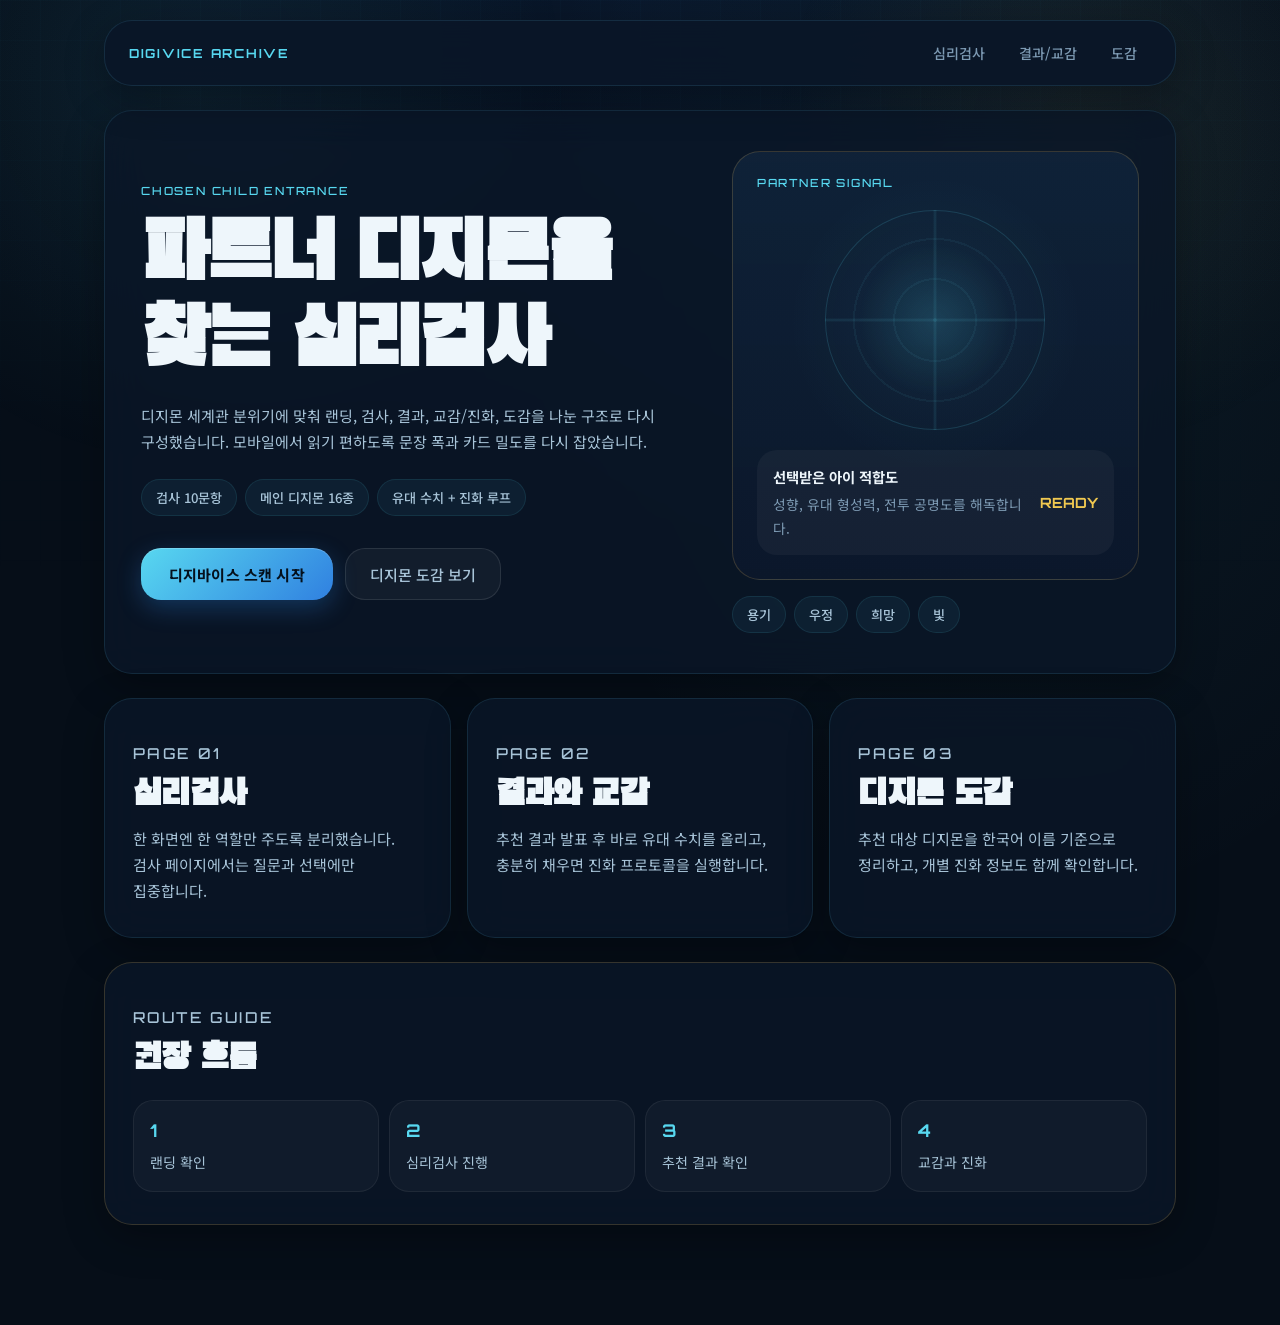
<file: index.html>
<!DOCTYPE html>
<html lang="ko">
  <head>
    <meta charset="UTF-8" />
    <meta name="viewport" content="width=device-width, initial-scale=1.0" />
    <title>디지바이스 매칭 아카이브</title>
    <meta
      name="description"
      content="선택받은 아이 심리검사를 통해 당신의 파트너 디지몬을 찾는 멀티페이지 웹 경험"
    />
    <link rel="preconnect" href="https://fonts.googleapis.com" />
    <link rel="preconnect" href="https://fonts.gstatic.com" crossorigin />
    <link
      href="https://fonts.googleapis.com/css2?family=Black+Han+Sans&family=Noto+Sans+KR:wght@400;500;700;900&family=Orbitron:wght@500;700;800&display=swap"
      rel="stylesheet"
    />
    <link rel="stylesheet" href="./styles.css" />
  </head>
  <body>
    <div class="scan-grid"></div>
    <div class="scan-orb scan-orb-a"></div>
    <div class="scan-orb scan-orb-b"></div>

    <main class="app-shell">
      <header class="topbar panel">
        <a class="brand" href="./index.html">DIGIVICE ARCHIVE</a>
        <nav class="topnav">
          <a href="./quiz.html">심리검사</a>
          <a href="./result.html">결과/교감</a>
          <a href="./archive.html">도감</a>
        </nav>
      </header>

      <section class="hero panel">
        <div class="hero-copy">
          <p class="eyebrow">Chosen Child Entrance</p>
          <h1>파트너 디지몬을 찾는 심리검사</h1>
          <p class="hero-text">
            디지몬 세계관 분위기에 맞춰 랜딩, 검사, 결과, 교감/진화, 도감을 나눈 구조로 다시
            구성했습니다. 모바일에서 읽기 편하도록 문장 폭과 카드 밀도를 다시 잡았습니다.
          </p>
          <div class="hero-tags">
            <span>검사 10문항</span>
            <span>메인 디지몬 16종</span>
            <span>유대 수치 + 진화 루프</span>
          </div>
          <div class="hero-actions">
            <a class="primary-button link-button" href="./quiz.html">디지바이스 스캔 시작</a>
            <a class="ghost-button link-button" href="./archive.html">디지몬 도감 보기</a>
          </div>
        </div>

        <div class="hero-device">
          <div class="device-screen">
            <p class="device-label">Partner Signal</p>
            <div class="device-radar"></div>
            <div class="device-status">
              <div>
                <strong>선택받은 아이 적합도</strong>
                <span>성향, 유대 형성력, 전투 공명도를 해독합니다.</span>
              </div>
              <b>READY</b>
            </div>
          </div>
          <div class="crest-row">
            <span class="crest-badge">용기</span>
            <span class="crest-badge">우정</span>
            <span class="crest-badge">희망</span>
            <span class="crest-badge">빛</span>
          </div>
        </div>
      </section>

      <section class="intro-grid">
        <article class="panel intro-card">
          <p class="mini-label">Page 01</p>
          <h2>심리검사</h2>
          <p>한 화면엔 한 역할만 주도록 분리했습니다. 검사 페이지에서는 질문과 선택에만 집중합니다.</p>
        </article>
        <article class="panel intro-card">
          <p class="mini-label">Page 02</p>
          <h2>결과와 교감</h2>
          <p>추천 결과 발표 후 바로 유대 수치를 올리고, 충분히 채우면 진화 프로토콜을 실행합니다.</p>
        </article>
        <article class="panel intro-card">
          <p class="mini-label">Page 03</p>
          <h2>디지몬 도감</h2>
          <p>추천 대상 디지몬을 한국어 이름 기준으로 정리하고, 개별 진화 정보도 함께 확인합니다.</p>
        </article>
      </section>

      <section class="panel cta-card">
        <p class="eyebrow">Route Guide</p>
        <h2>권장 흐름</h2>
        <div class="route-steps">
          <div class="route-step"><strong>1</strong><span>랜딩 확인</span></div>
          <div class="route-step"><strong>2</strong><span>심리검사 진행</span></div>
          <div class="route-step"><strong>3</strong><span>추천 결과 확인</span></div>
          <div class="route-step"><strong>4</strong><span>교감과 진화</span></div>
        </div>
      </section>
    </main>
  </body>
</html>
</file>
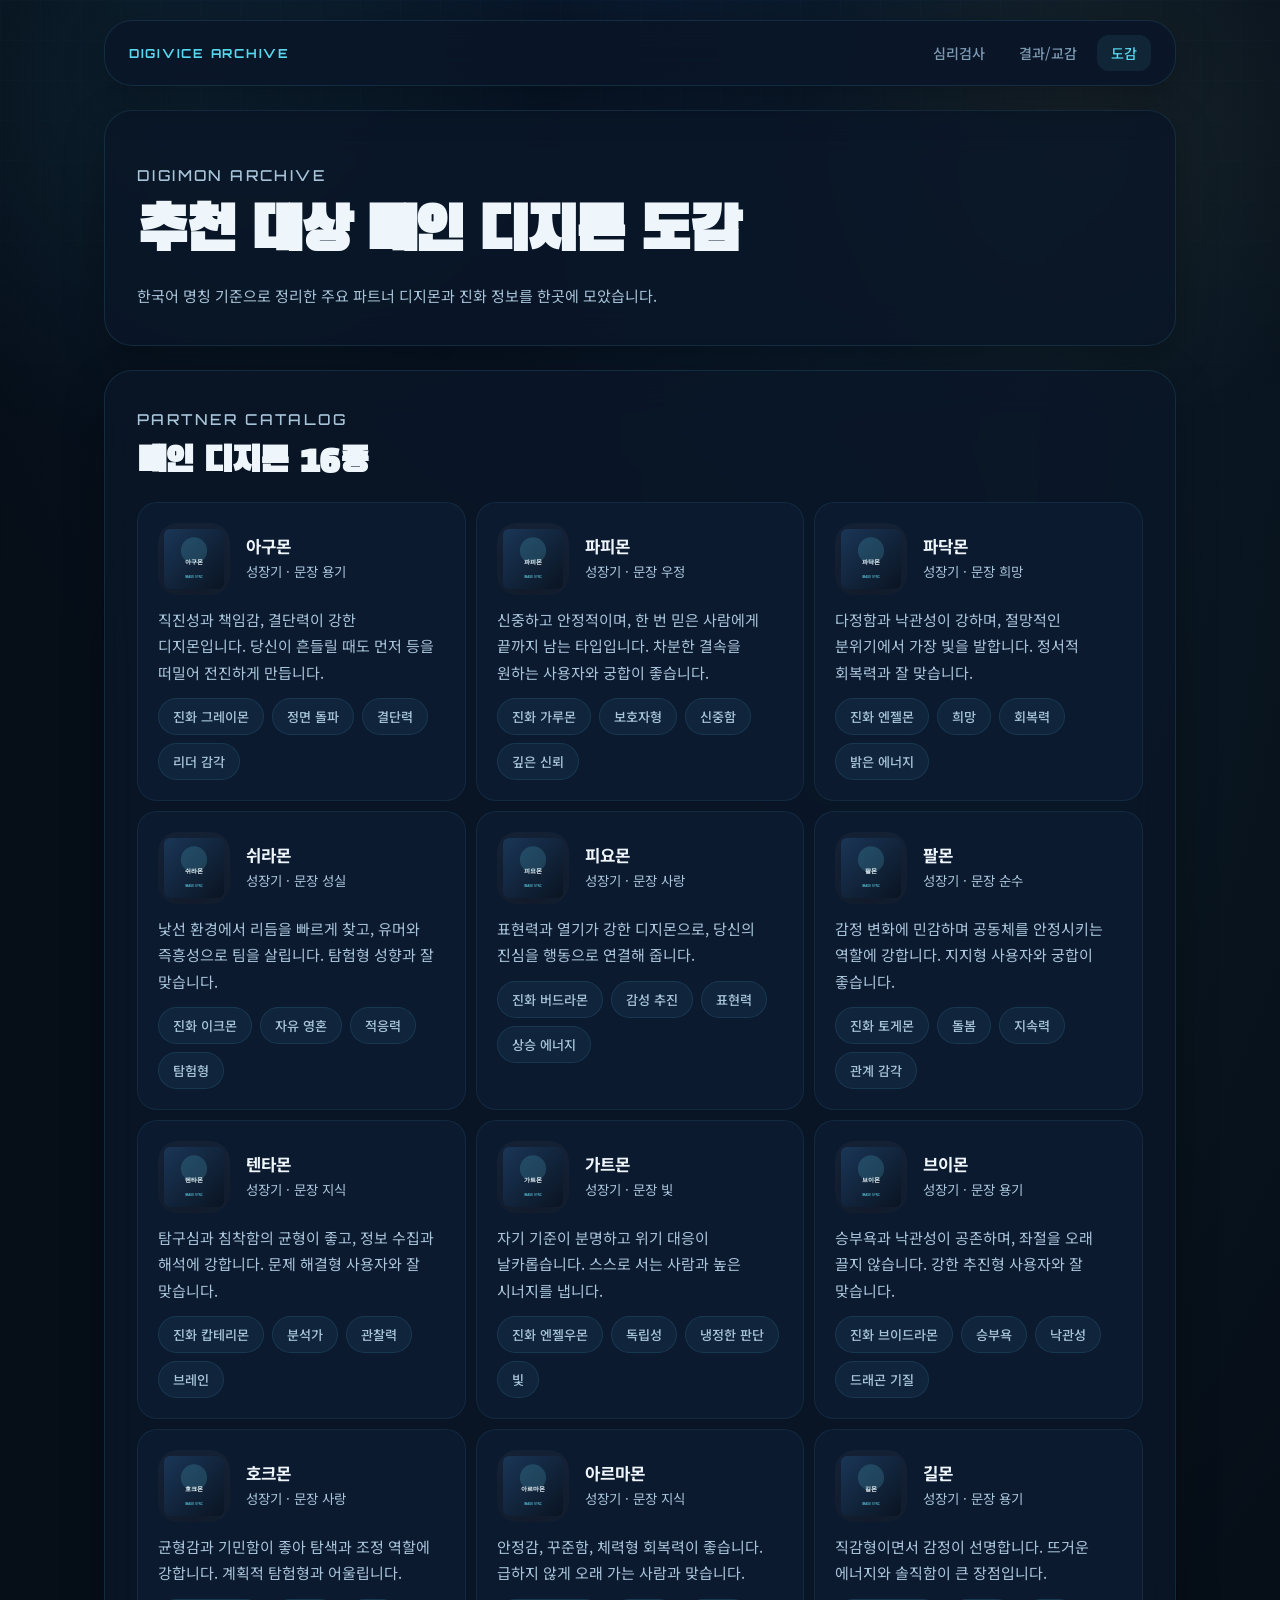
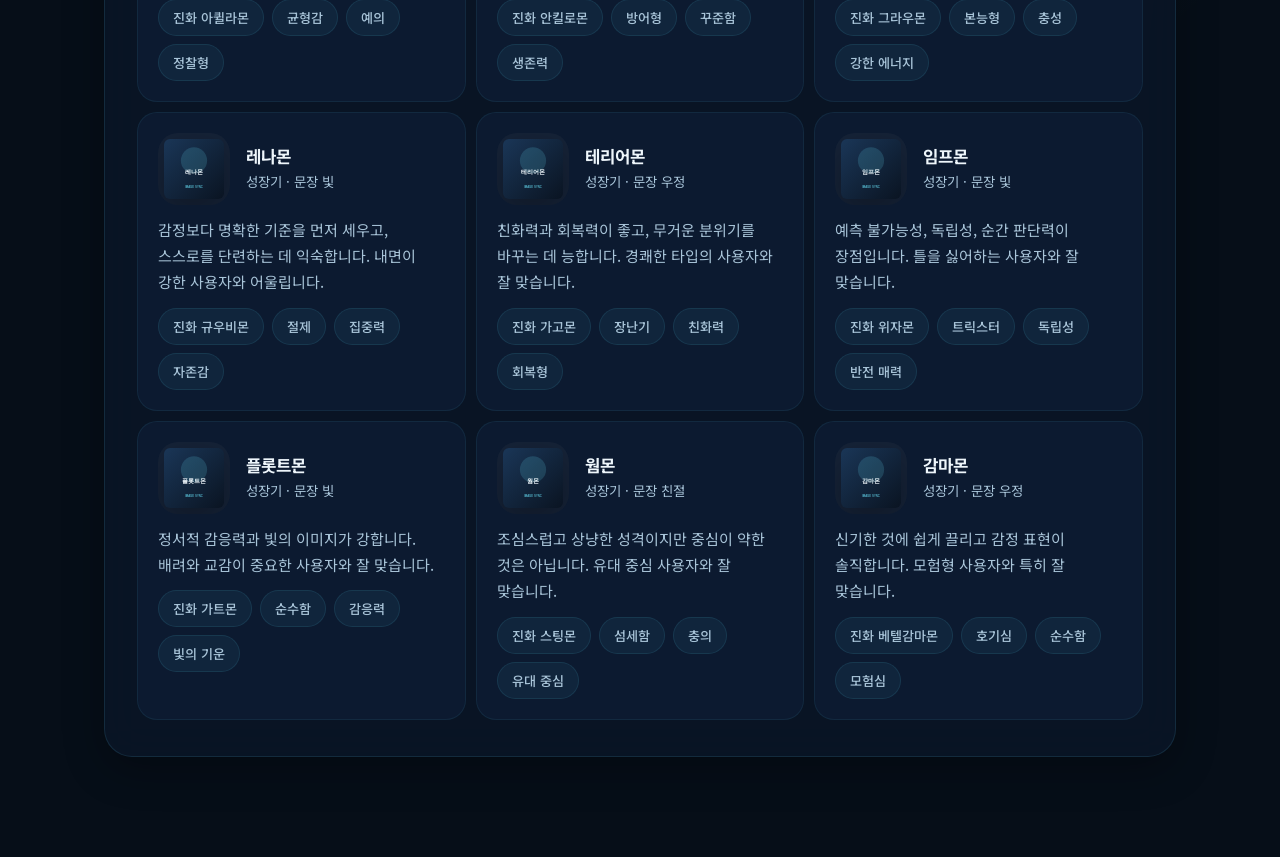
<file: archive.html>
<!DOCTYPE html>
<html lang="ko">
  <head>
    <meta charset="UTF-8" />
    <meta name="viewport" content="width=device-width, initial-scale=1.0" />
    <title>디지몬 도감 | 디지바이스 매칭 아카이브</title>
    <link rel="preconnect" href="https://fonts.googleapis.com" />
    <link rel="preconnect" href="https://fonts.gstatic.com" crossorigin />
    <link
      href="https://fonts.googleapis.com/css2?family=Black+Han+Sans&family=Noto+Sans+KR:wght@400;500;700;900&family=Orbitron:wght@500;700;800&display=swap"
      rel="stylesheet"
    />
    <link rel="stylesheet" href="./styles.css" />
  </head>
  <body>
    <div class="scan-grid"></div>
    <div class="scan-orb scan-orb-a"></div>
    <div class="scan-orb scan-orb-b"></div>

    <main class="app-shell">
      <header class="topbar panel">
        <a class="brand" href="./index.html">DIGIVICE ARCHIVE</a>
        <nav class="topnav">
          <a href="./quiz.html">심리검사</a>
          <a href="./result.html">결과/교감</a>
          <a class="active" href="./archive.html">도감</a>
        </nav>
      </header>

      <section class="panel page-hero compact-hero">
        <p class="eyebrow">Digimon Archive</p>
        <h1>추천 대상 메인 디지몬 도감</h1>
        <p>한국어 명칭 기준으로 정리한 주요 파트너 디지몬과 진화 정보를 한곳에 모았습니다.</p>
      </section>

      <section class="panel archive-panel">
        <div class="section-head">
          <div>
            <p class="eyebrow">Partner Catalog</p>
            <h2>메인 디지몬 16종</h2>
          </div>
        </div>
        <div id="archive-list" class="archive-list"></div>
      </section>
    </main>

    <script src="./scripts/data.js"></script>
    <script src="./scripts/common.js"></script>
    <script src="./scripts/archive.js"></script>
  </body>
</html>
</file>
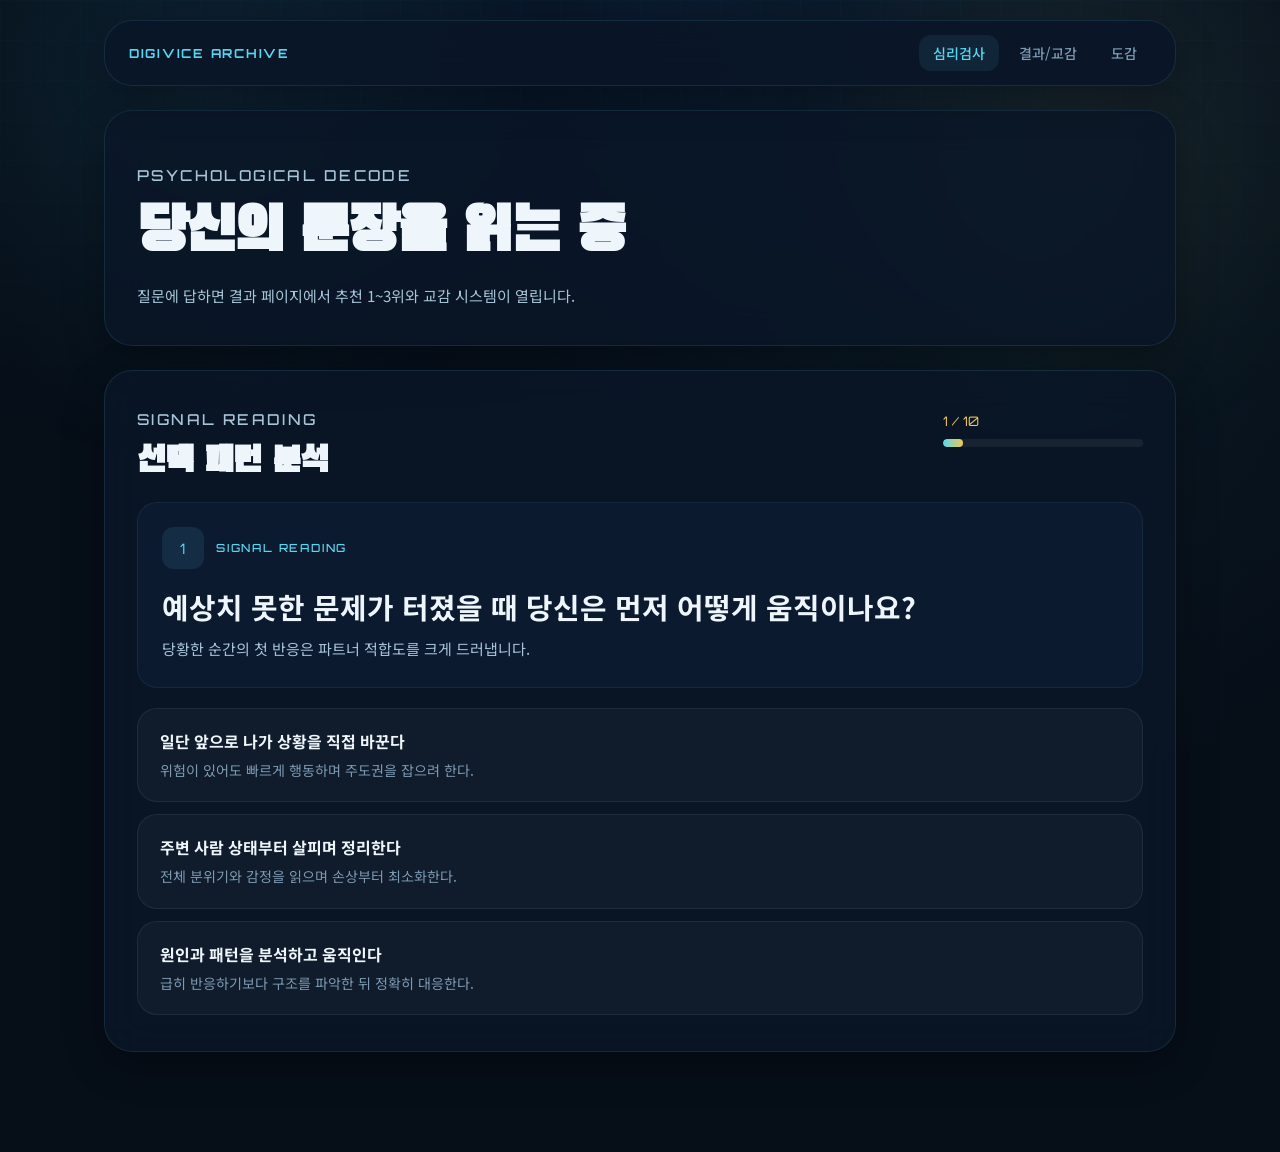
<file: quiz.html>
<!DOCTYPE html>
<html lang="ko">
  <head>
    <meta charset="UTF-8" />
    <meta name="viewport" content="width=device-width, initial-scale=1.0" />
    <title>심리검사 | 디지바이스 매칭 아카이브</title>
    <link rel="preconnect" href="https://fonts.googleapis.com" />
    <link rel="preconnect" href="https://fonts.gstatic.com" crossorigin />
    <link
      href="https://fonts.googleapis.com/css2?family=Black+Han+Sans&family=Noto+Sans+KR:wght@400;500;700;900&family=Orbitron:wght@500;700;800&display=swap"
      rel="stylesheet"
    />
    <link rel="stylesheet" href="./styles.css" />
  </head>
  <body>
    <div class="scan-grid"></div>
    <div class="scan-orb scan-orb-a"></div>
    <div class="scan-orb scan-orb-b"></div>

    <main class="app-shell">
      <header class="topbar panel">
        <a class="brand" href="./index.html">DIGIVICE ARCHIVE</a>
        <nav class="topnav">
          <a class="active" href="./quiz.html">심리검사</a>
          <a href="./result.html">결과/교감</a>
          <a href="./archive.html">도감</a>
        </nav>
      </header>

      <section class="panel page-hero compact-hero">
        <p class="eyebrow">Psychological Decode</p>
        <h1>당신의 문장을 읽는 중</h1>
        <p>질문에 답하면 결과 페이지에서 추천 1~3위와 교감 시스템이 열립니다.</p>
      </section>

      <section class="panel quiz-panel">
        <div class="section-head">
          <div>
            <p class="eyebrow">Signal Reading</p>
            <h2>선택 패턴 분석</h2>
          </div>
          <div class="progress-box">
            <span id="progress-text">1 / 10</span>
            <div class="progress-bar">
              <div id="progress-fill" class="progress-fill"></div>
            </div>
          </div>
        </div>
        <div id="question-card" class="question-card"></div>
        <div id="answer-list" class="answer-list"></div>
      </section>
    </main>

    <script src="./scripts/data.js"></script>
    <script src="./scripts/common.js"></script>
    <script src="./scripts/quiz.js"></script>
  </body>
</html>
</file>
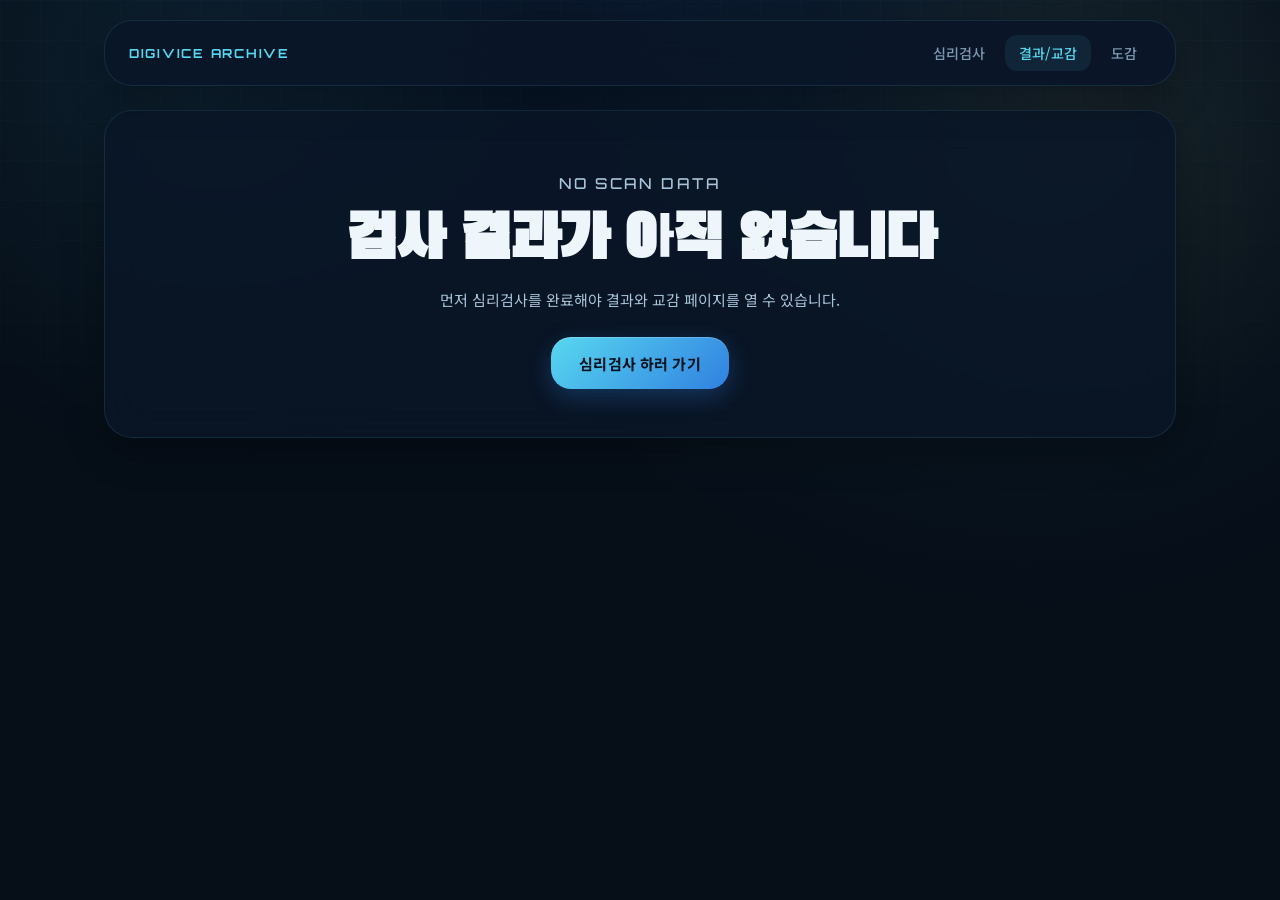
<file: result.html>
<!DOCTYPE html>
<html lang="ko">
  <head>
    <meta charset="UTF-8" />
    <meta name="viewport" content="width=device-width, initial-scale=1.0" />
    <title>결과와 교감 | 디지바이스 매칭 아카이브</title>
    <link rel="preconnect" href="https://fonts.googleapis.com" />
    <link rel="preconnect" href="https://fonts.gstatic.com" crossorigin />
    <link
      href="https://fonts.googleapis.com/css2?family=Black+Han+Sans&family=Noto+Sans+KR:wght@400;500;700;900&family=Orbitron:wght@500;700;800&display=swap"
      rel="stylesheet"
    />
    <link rel="stylesheet" href="./styles.css" />
  </head>
  <body>
    <div class="scan-grid"></div>
    <div class="scan-orb scan-orb-a"></div>
    <div class="scan-orb scan-orb-b"></div>

    <main class="app-shell">
      <header class="topbar panel">
        <a class="brand" href="./index.html">DIGIVICE ARCHIVE</a>
        <nav class="topnav">
          <a href="./quiz.html">심리검사</a>
          <a class="active" href="./result.html">결과/교감</a>
          <a href="./archive.html">도감</a>
        </nav>
      </header>

      <section id="empty-state" class="panel empty-state hidden">
        <p class="eyebrow">No Scan Data</p>
        <h1>검사 결과가 아직 없습니다</h1>
        <p>먼저 심리검사를 완료해야 결과와 교감 페이지를 열 수 있습니다.</p>
        <a class="primary-button link-button" href="./quiz.html">심리검사 하러 가기</a>
      </section>

      <section id="result-page" class="hidden">
        <article class="panel result-hero">
          <div class="section-head">
            <div>
              <p class="eyebrow">Chosen Child Result</p>
              <h2 id="result-title">파트너 디지몬 분석 결과</h2>
              <p id="result-summary"></p>
            </div>
            <div class="hero-actions">
              <a class="ghost-button link-button" href="./quiz.html">다시 검사</a>
              <a class="ghost-button link-button" href="./archive.html">도감 보기</a>
            </div>
          </div>
          <div id="top-result" class="top-result"></div>
        </article>

        <div class="result-grid">
          <article class="panel trait-panel">
            <div class="section-head">
              <div>
                <p class="eyebrow">Trait Signature</p>
                <h2>선택받은 아이 성향</h2>
              </div>
            </div>
            <div id="trait-bars" class="trait-bars"></div>
          </article>

          <article class="panel ranking-panel">
            <div class="section-head">
              <div>
                <p class="eyebrow">Top 3 Partner</p>
                <h2>추천 랭킹</h2>
              </div>
            </div>
            <div id="ranking-list" class="ranking-list"></div>
          </article>
        </div>

        <article class="panel bond-panel">
          <div class="section-head">
            <div>
              <p class="eyebrow">Bond Protocol</p>
              <h2>교감과 진화</h2>
              <p>행동을 골라 유대 수치를 채우고, 100%가 되면 진화 프로토콜을 실행하세요.</p>
            </div>
          </div>
          <div class="bond-layout">
            <div id="bond-card" class="bond-card"></div>
            <div class="bond-console">
              <div id="interaction-actions" class="interaction-actions"></div>
              <div id="milestone-list" class="milestone-list"></div>
              <div id="interaction-log" class="interaction-log"></div>
            </div>
          </div>
        </article>
      </section>
    </main>

    <div id="evolution-overlay" class="evolution-overlay hidden">
      <div class="evolution-burst">
        <p class="eyebrow">Digivolution Burst</p>
        <h2 id="evolution-title">진화 개시</h2>
        <p id="evolution-text"></p>
        <button id="close-evolution" class="primary-button">계속 진행</button>
      </div>
    </div>

    <script src="./scripts/data.js"></script>
    <script src="./scripts/common.js"></script>
    <script src="./scripts/result.js"></script>
  </body>
</html>
</file>
<file: styles.css>
/* ── Design Tokens ── */
:root {
  --bg: #060e18;
  --panel: rgba(10, 22, 40, 0.82);
  --panel-strong: rgba(14, 28, 50, 0.92);
  --border: rgba(100, 200, 240, 0.12);
  --border-strong: rgba(255, 200, 90, 0.18);
  --border-hover: rgba(100, 200, 240, 0.28);
  --text: #eef6fb;
  --text-secondary: #a8c4d8;
  --muted: #7d9ab3;
  --accent: #58d8f0;
  --accent-glow: rgba(88, 216, 240, 0.25);
  --accent-2: #f0c850;
  --accent-2-glow: rgba(240, 200, 80, 0.2);
  --shadow-sm: 0 4px 16px rgba(0, 0, 0, 0.2);
  --shadow-md: 0 12px 40px rgba(0, 0, 0, 0.3);
  --shadow-lg: 0 24px 64px rgba(0, 0, 0, 0.4);
  --radius-sm: 12px;
  --radius-md: 20px;
  --radius-lg: 28px;
  --radius-pill: 999px;
  --ease-out: cubic-bezier(0.22, 1, 0.36, 1);
  --ease-spring: cubic-bezier(0.34, 1.56, 0.64, 1);
  --transition-fast: 160ms var(--ease-out);
  --transition-base: 260ms var(--ease-out);
  --transition-slow: 400ms var(--ease-out);
}

/* ── Reset ── */
*,
*::before,
*::after {
  box-sizing: border-box;
}

html {
  scroll-behavior: smooth;
}

body {
  margin: 0;
  min-height: 100dvh;
  font-family: "Noto Sans KR", sans-serif;
  font-weight: 400;
  color: var(--text);
  background: var(--bg);
  background-image:
    radial-gradient(ellipse 60% 40% at 50% 0%, rgba(30, 80, 160, 0.14), transparent),
    radial-gradient(ellipse 40% 50% at 80% 20%, rgba(88, 216, 240, 0.06), transparent);
  overflow-x: hidden;
  -webkit-font-smoothing: antialiased;
}

a {
  color: inherit;
  text-decoration: none;
}

button {
  font: inherit;
}

p, h1, h2, h3 {
  margin: 0;
  word-break: keep-all;
}

img {
  display: block;
  max-width: 100%;
}

/* ── Background Atmosphere ── */
.scan-grid,
.scan-orb {
  position: fixed;
  inset: 0;
  pointer-events: none;
  z-index: 0;
}

.scan-grid {
  background-image:
    linear-gradient(rgba(88, 216, 240, 0.03) 1px, transparent 1px),
    linear-gradient(90deg, rgba(88, 216, 240, 0.03) 1px, transparent 1px);
  background-size: 40px 40px;
  mask-image: linear-gradient(180deg, rgba(0, 0, 0, 0.6) 0%, transparent 70%);
}

.scan-orb-a {
  background: radial-gradient(circle at 15% 10%, rgba(88, 216, 240, 0.08), transparent 28%);
}

.scan-orb-b {
  background: radial-gradient(circle at 85% 15%, rgba(240, 200, 80, 0.06), transparent 24%);
}

/* ── Shell Layout ── */
.app-shell {
  position: relative;
  z-index: 1;
  width: min(1120px, 100%);
  margin: 0 auto;
  padding: 16px 16px 80px;
  display: flex;
  flex-direction: column;
  gap: 20px;
}

/* ── Panel Base ── */
.panel {
  background: var(--panel);
  border: 1px solid var(--border);
  border-radius: var(--radius-lg);
  box-shadow: var(--shadow-md);
  backdrop-filter: blur(20px);
  -webkit-backdrop-filter: blur(20px);
}

/* ── Topbar ── */
.topbar {
  padding: 16px 24px;
  display: flex;
  justify-content: space-between;
  align-items: center;
  gap: 16px;
  border-radius: var(--radius-lg);
  position: sticky;
  top: 8px;
  z-index: 10;
  background: rgba(10, 22, 40, 0.92);
  backdrop-filter: blur(24px);
  -webkit-backdrop-filter: blur(24px);
}

.brand,
.eyebrow,
.mini-label,
.device-label {
  font-family: "Orbitron", sans-serif;
  letter-spacing: 0.14em;
  text-transform: uppercase;
}

.brand {
  font-size: 0.78rem;
  font-weight: 700;
  color: var(--accent);
  transition: color var(--transition-fast);
}

.brand:hover {
  color: var(--accent-2);
}

.topnav {
  display: flex;
  flex-wrap: wrap;
  gap: 6px;
}

.topnav a {
  font-size: 0.88rem;
  font-weight: 500;
  color: var(--muted);
  padding: 8px 14px;
  border-radius: var(--radius-sm);
  transition: color var(--transition-fast), background var(--transition-fast);
}

.topnav a:hover {
  color: var(--text);
  background: rgba(255, 255, 255, 0.06);
}

.topnav a.active {
  color: var(--accent);
  background: rgba(88, 216, 240, 0.08);
}

/* ── Typography System ── */
.eyebrow,
.mini-label,
.device-label {
  color: var(--accent);
  font-size: 0.7rem;
  font-weight: 500;
  letter-spacing: 0.16em;
}

.hero-copy h1,
.page-hero h1,
.empty-state h1 {
  font-family: "Black Han Sans", sans-serif;
  letter-spacing: -0.03em;
  line-height: 1.08;
  color: var(--text);
}

.hero-copy h1 {
  margin-top: 16px;
  font-size: clamp(2.6rem, 10vw, 5rem);
  max-width: 11ch;
}

.page-hero h1,
.empty-state h1 {
  margin-top: 12px;
  font-size: clamp(2.2rem, 8vw, 3.8rem);
}

.section-head h2,
.intro-card h2,
.cta-card h2 {
  font-family: "Black Han Sans", sans-serif;
  letter-spacing: -0.02em;
  line-height: 1.15;
  font-size: clamp(1.5rem, 5vw, 2.2rem);
  margin-top: 8px;
}

/* ── Muted Text ── */
.hero-text,
.page-hero p,
.intro-card p,
.cta-card p,
.section-head p,
.question-subcopy,
.rank-card p,
.archive-card p,
.bond-card p,
.milestone-item p,
.interaction-log,
.empty-state p {
  color: var(--text-secondary);
  line-height: 1.75;
  font-size: 0.94rem;
}

.hero-text,
.page-hero p {
  margin-top: 16px;
  max-width: 38rem;
}

/* ── Tag / Badge System ── */
.hero-tags,
.tag-row,
.status-row,
.trait-chip-row,
.crest-row,
.fragments,
.hero-actions,
.route-steps {
  display: flex;
  flex-wrap: wrap;
  gap: 8px;
}

.hero-tags {
  margin-top: 24px;
}

.hero-tags span,
.crest-badge,
.tag,
.status-pill,
.trait-chip {
  padding: 8px 14px;
  border-radius: var(--radius-pill);
  background: rgba(88, 216, 240, 0.06);
  border: 1px solid rgba(88, 216, 240, 0.1);
  font-size: 0.82rem;
  font-weight: 500;
  color: var(--text-secondary);
  transition: border-color var(--transition-fast), background var(--transition-fast);
}

.status-pill {
  font-family: "Orbitron", sans-serif;
  font-size: 0.72rem;
  color: var(--accent-2);
  border-color: rgba(240, 200, 80, 0.15);
  background: rgba(240, 200, 80, 0.06);
}

/* ── Button System ── */
.primary-button,
.ghost-button,
.answer-button,
.action-button,
.link-button {
  border: none;
  border-radius: var(--radius-md);
  cursor: pointer;
  transition:
    transform var(--transition-fast),
    box-shadow var(--transition-base),
    background var(--transition-base),
    border-color var(--transition-base),
    opacity var(--transition-fast);
  -webkit-tap-highlight-color: transparent;
  position: relative;
  overflow: hidden;
}

/* Primary Button */
.primary-button,
.link-button.primary-button {
  display: inline-flex;
  align-items: center;
  justify-content: center;
  min-height: 52px;
  padding: 14px 28px;
  background: linear-gradient(135deg, var(--accent) 0%, #3080e0 100%);
  color: #04101c;
  font-weight: 700;
  font-size: 0.94rem;
  letter-spacing: 0.01em;
  box-shadow:
    0 8px 24px rgba(48, 128, 224, 0.3),
    inset 0 1px 0 rgba(255, 255, 255, 0.2);
}

.primary-button:hover {
  transform: translateY(-2px);
  box-shadow:
    0 12px 32px rgba(48, 128, 224, 0.4),
    inset 0 1px 0 rgba(255, 255, 255, 0.25);
  background: linear-gradient(135deg, #70e0ff 0%, #4090f0 100%);
}

.primary-button:active {
  transform: translateY(0) scale(0.97);
  box-shadow: 0 4px 12px rgba(48, 128, 224, 0.25);
  transition-duration: 80ms;
}

/* Ghost Button */
.ghost-button,
.link-button.ghost-button {
  display: inline-flex;
  align-items: center;
  justify-content: center;
  min-height: 52px;
  padding: 14px 24px;
  background: rgba(255, 255, 255, 0.04);
  border: 1px solid rgba(255, 255, 255, 0.1);
  color: var(--text-secondary);
  font-weight: 500;
  font-size: 0.94rem;
}

.ghost-button:hover {
  background: rgba(255, 255, 255, 0.08);
  border-color: rgba(255, 255, 255, 0.18);
  color: var(--text);
  transform: translateY(-1px);
}

.ghost-button:active {
  transform: translateY(0) scale(0.97);
  background: rgba(255, 255, 255, 0.06);
  transition-duration: 80ms;
}

/* Answer Button (Quiz) */
.answer-button {
  padding: 20px 22px;
  text-align: left;
  background: rgba(255, 255, 255, 0.03);
  color: var(--text);
  border: 1px solid rgba(255, 255, 255, 0.07);
  border-radius: var(--radius-md);
}

.answer-button:hover {
  background: rgba(88, 216, 240, 0.06);
  border-color: rgba(88, 216, 240, 0.2);
  transform: translateX(4px);
  box-shadow: 0 4px 20px rgba(88, 216, 240, 0.08);
}

.answer-button:active {
  transform: translateX(2px) scale(0.98);
  background: rgba(88, 216, 240, 0.1);
  transition-duration: 80ms;
}

.answer-button strong {
  display: block;
  margin-bottom: 6px;
  font-weight: 700;
  color: var(--text);
}

.answer-button p {
  color: var(--muted);
  font-size: 0.88rem;
  line-height: 1.6;
}

/* Action Button (Bond) */
.action-button {
  min-height: 60px;
  padding: 14px 16px;
  background: rgba(255, 255, 255, 0.03);
  color: var(--text);
  border: 1px solid rgba(255, 255, 255, 0.07);
  border-radius: var(--radius-md);
}

.action-button:hover:not([disabled]) {
  background: rgba(88, 216, 240, 0.06);
  border-color: rgba(88, 216, 240, 0.18);
  transform: translateY(-2px);
  box-shadow: 0 6px 20px rgba(88, 216, 240, 0.08);
}

.action-button:active:not([disabled]) {
  transform: translateY(0) scale(0.97);
  transition-duration: 80ms;
}

.action-button[disabled] {
  opacity: 0.35;
  cursor: not-allowed;
}

.action-button strong {
  display: block;
  margin-bottom: 4px;
  font-weight: 700;
}

.action-button span {
  color: var(--muted);
  font-size: 0.86rem;
}

/* ── Hero Actions ── */
.hero-actions {
  margin-top: 32px;
  gap: 12px;
}

/* ── Hero Section ── */
.hero {
  padding: 32px 24px;
  display: grid;
  gap: 32px;
}

.hero-copy {
  display: flex;
  flex-direction: column;
}

/* ── Device Panel ── */
.hero-device .device-screen {
  min-height: 280px;
  padding: 24px;
  border-radius: var(--radius-lg);
  background:
    radial-gradient(circle at 50% 40%, rgba(88, 216, 240, 0.06), transparent 45%),
    linear-gradient(180deg, rgba(88, 216, 240, 0.04), rgba(0, 0, 0, 0.12)),
    var(--panel-strong);
  border: 1px solid var(--border-strong);
}

.device-radar {
  margin: 20px auto 0;
  width: min(220px, 68vw);
  aspect-ratio: 1;
  border-radius: 50%;
  border: 1px solid rgba(88, 216, 240, 0.16);
  background:
    radial-gradient(circle, rgba(88, 216, 240, 0.14), transparent 50%),
    repeating-radial-gradient(circle, rgba(88, 216, 240, 0.06) 0 2px, transparent 2px 40px),
    linear-gradient(90deg, transparent 49%, rgba(88, 216, 240, 0.12) 50%, transparent 51%),
    linear-gradient(transparent 49%, rgba(88, 216, 240, 0.12) 50%, transparent 51%);
  animation: radar-pulse 4s ease-in-out infinite;
}

@keyframes radar-pulse {
  0%, 100% { opacity: 0.7; }
  50% { opacity: 1; }
}

.device-status {
  margin-top: 20px;
  padding: 16px;
  border-radius: var(--radius-md);
  background: rgba(255, 255, 255, 0.04);
  display: flex;
  justify-content: space-between;
  gap: 16px;
  align-items: center;
}

.device-status strong {
  display: block;
  margin-bottom: 4px;
  font-size: 0.9rem;
}

.device-status span {
  color: var(--muted);
  font-size: 0.86rem;
}

.device-status b {
  font-family: "Orbitron", sans-serif;
  color: var(--accent-2);
  font-size: 0.88rem;
}

.crest-row {
  margin-top: 16px;
}

/* ── Intro Grid ── */
.intro-grid,
.result-grid {
  display: grid;
  gap: 16px;
}

.intro-card,
.cta-card {
  padding: 28px 24px;
}

.intro-card {
  transition: border-color var(--transition-base), transform var(--transition-base);
}

.intro-card:hover {
  border-color: var(--border-hover);
  transform: translateY(-3px);
}

.intro-card p,
.cta-card p {
  margin-top: 10px;
}

.mini-label {
  font-size: 0.66rem;
  color: var(--accent);
}

/* ── CTA Card ── */
.cta-card {
  border-color: var(--border-strong);
}

.route-steps {
  margin-top: 20px;
  gap: 10px;
}

.route-step {
  flex: 1;
  min-width: 110px;
  padding: 18px 16px;
  border-radius: var(--radius-md);
  background: rgba(255, 255, 255, 0.03);
  border: 1px solid rgba(255, 255, 255, 0.06);
  transition: border-color var(--transition-base), background var(--transition-base);
}

.route-step:hover {
  border-color: rgba(88, 216, 240, 0.15);
  background: rgba(88, 216, 240, 0.04);
}

.route-step strong {
  display: block;
  margin-bottom: 8px;
  font-family: "Orbitron", sans-serif;
  font-size: 1.1rem;
  color: var(--accent);
}

.route-step span {
  font-size: 0.88rem;
  color: var(--text-secondary);
}

/* ── Quiz Page ── */
.compact-hero {
  padding: 28px 24px;
}

.quiz-panel {
  padding: 28px 24px;
}

.section-head {
  display: flex;
  flex-direction: column;
  gap: 16px;
}

.progress-box {
  width: min(200px, 100%);
}

.progress-box span {
  font-family: "Orbitron", sans-serif;
  color: var(--accent-2);
  font-size: 0.82rem;
}

.progress-bar,
.trait-track,
.score-track,
.bond-track {
  width: 100%;
  border-radius: var(--radius-pill);
  overflow: hidden;
  background: rgba(255, 255, 255, 0.06);
}

.progress-bar {
  margin-top: 8px;
  height: 8px;
}

.progress-fill,
.trait-fill,
.score-fill,
.bond-fill {
  height: 100%;
  background: linear-gradient(90deg, var(--accent) 0%, var(--accent-2) 100%);
  border-radius: var(--radius-pill);
  transition: width var(--transition-slow);
}

/* ── Question Card ── */
.question-card,
.top-card,
.rank-card,
.archive-card,
.bond-card,
.milestone-item,
.interaction-log {
  border-radius: var(--radius-md);
  background: var(--panel-strong);
  border: 1px solid rgba(88, 216, 240, 0.08);
}

.question-card {
  margin-top: 20px;
  padding: 24px;
}

.question-index {
  display: inline-flex;
  align-items: center;
  gap: 12px;
}

.question-no {
  width: 42px;
  height: 42px;
  border-radius: var(--radius-sm);
  display: grid;
  place-items: center;
  background: rgba(88, 216, 240, 0.1);
  font-family: "Orbitron", sans-serif;
  font-size: 0.9rem;
  color: var(--accent);
}

.question-title {
  margin-top: 16px;
  font-size: clamp(1.2rem, 4vw, 1.8rem);
  font-weight: 700;
  line-height: 1.5;
}

.question-subcopy {
  margin-top: 8px;
}

.answer-list {
  display: grid;
  gap: 10px;
  margin-top: 20px;
}

/* ── Result Page ── */
.result-hero,
.bond-panel {
  padding: 28px 24px;
}

.top-result {
  margin-top: 24px;
}

.top-card {
  overflow: hidden;
  border-radius: var(--radius-lg);
}

.top-card-visual {
  position: relative;
  min-height: 320px;
  padding: 24px;
  background:
    radial-gradient(circle at 70% 20%, rgba(240, 200, 80, 0.1), transparent 30%),
    radial-gradient(circle at 30% 50%, rgba(88, 216, 240, 0.08), transparent 35%),
    linear-gradient(180deg, rgba(255, 255, 255, 0.02), rgba(0, 0, 0, 0.12));
}

.visual-ring {
  position: absolute;
  inset: 28px;
  border: 1px solid rgba(88, 216, 240, 0.08);
  border-radius: var(--radius-lg);
}

.signal-badge {
  position: absolute;
  top: 18px;
  left: 18px;
  z-index: 2;
}

.hero-image,
.stage-visual,
.archive-thumb,
.rank-thumb {
  width: 100%;
  aspect-ratio: 1;
}

.hero-image {
  position: relative;
  z-index: 1;
  width: min(280px, 100%);
  margin: 32px auto 0;
}

.hero-image img,
.stage-visual img,
.archive-thumb img,
.rank-thumb img {
  width: 100%;
  height: 100%;
  object-fit: contain;
  display: block;
  filter: drop-shadow(0 16px 24px rgba(0, 0, 0, 0.4));
  transition: transform var(--transition-base);
}

.hero-image:hover img {
  transform: scale(1.04);
}

.top-card-copy {
  padding: 24px;
}

.top-card-copy .eyebrow {
  margin-bottom: 4px;
}

.top-card-copy h3 {
  font-size: 1.6rem;
  font-weight: 900;
}

.top-card-copy p {
  margin-top: 8px;
}

.top-card-copy .status-row {
  margin-top: 16px;
}

.top-card-copy .tag-row {
  margin-top: 10px;
}

.top-card-copy .trait-chip-row {
  margin-top: 10px;
}

.score-box {
  margin-top: 20px;
}

.score-box strong {
  display: block;
  margin-bottom: 8px;
  font-weight: 700;
}

.score-track,
.bond-track {
  margin-top: 8px;
  height: 10px;
}

/* ── Trait Bars ── */
.trait-bars,
.ranking-list,
.archive-list,
.milestone-list {
  display: grid;
  gap: 10px;
  margin-top: 20px;
}

.trait-panel,
.ranking-panel {
  padding: 28px 24px;
}

.trait-row {
  display: grid;
  grid-template-columns: 72px 1fr 40px;
  gap: 12px;
  align-items: center;
  font-size: 0.88rem;
}

.trait-row span:first-child {
  color: var(--text-secondary);
  font-weight: 500;
}

.trait-row span:last-child {
  text-align: right;
  font-family: "Orbitron", sans-serif;
  font-size: 0.76rem;
  color: var(--accent);
}

.trait-track {
  height: 8px;
}

/* ── Rank Cards ── */
.rank-card {
  padding: 20px;
  transition: border-color var(--transition-base);
}

.rank-card:hover {
  border-color: var(--border-hover);
}

.rank-head,
.archive-head {
  display: grid;
  grid-template-columns: 72px 1fr;
  gap: 16px;
  align-items: center;
}

.rank-thumb,
.archive-thumb {
  padding: 6px;
  border-radius: var(--radius-md);
  background: rgba(255, 255, 255, 0.04);
  overflow: hidden;
}

.rank-thumb img:hover,
.archive-thumb img:hover {
  transform: scale(1.06);
}

.rank-number {
  width: 32px;
  height: 32px;
  margin-bottom: 8px;
  border-radius: 10px;
  display: grid;
  place-items: center;
  background: rgba(88, 216, 240, 0.1);
  font-family: "Orbitron", sans-serif;
  font-size: 0.82rem;
  color: var(--accent);
}

.rank-card .tag-row {
  margin-top: 14px;
}

.rank-card p {
  margin-top: 10px;
}

/* ── Bond Panel ── */
.bond-layout {
  display: grid;
  gap: 16px;
  margin-top: 20px;
}

.bond-card {
  padding: 20px;
}

.bond-stage {
  display: grid;
  gap: 12px;
  margin-top: 16px;
}

.stage-card {
  min-height: 180px;
  padding: 16px;
  border-radius: var(--radius-md);
  background: rgba(255, 255, 255, 0.03);
  border: 1px solid rgba(255, 255, 255, 0.06);
  transition: border-color var(--transition-base);
}

.stage-card:hover {
  border-color: var(--border-hover);
}

.stage-card strong {
  display: block;
  margin-top: 12px;
  font-weight: 700;
}

.stage-card p {
  margin-top: 2px;
  color: var(--muted);
  font-size: 0.86rem;
}

.bond-card > div:not(.bond-stage) {
  margin-top: 16px;
}

.bond-card .fragments {
  margin-top: 12px;
}

.interaction-actions {
  display: grid;
  gap: 10px;
}

.milestone-item {
  display: flex;
  justify-content: space-between;
  align-items: center;
  gap: 16px;
  padding: 16px 18px;
}

.milestone-item strong {
  font-weight: 700;
  font-size: 0.92rem;
}

.milestone-item p {
  margin-top: 2px;
}

.interaction-log {
  min-height: 140px;
  padding: 18px;
  white-space: pre-line;
  font-size: 0.9rem;
  line-height: 1.7;
  margin-top: 10px;
}

/* ── Archive Page ── */
.archive-panel {
  padding: 28px 24px;
}

.archive-list {
  grid-template-columns: 1fr;
}

.archive-card {
  padding: 20px;
  transition: border-color var(--transition-base), transform var(--transition-base);
}

.archive-card:hover {
  border-color: var(--border-hover);
  transform: translateY(-2px);
}

.archive-card h3 {
  font-weight: 700;
  font-size: 1.05rem;
}

.archive-card .archive-head p {
  margin-top: 2px;
  font-size: 0.84rem;
}

.archive-card > p {
  margin-top: 12px;
}

.archive-card .tag-row {
  margin-top: 12px;
}

/* ── Empty State ── */
.empty-state {
  padding: 48px 24px;
  text-align: center;
}

.empty-state p {
  margin-top: 12px;
}

.empty-state .primary-button {
  margin-top: 24px;
}

/* ── Evolution Overlay ── */
.evolution-overlay {
  position: fixed;
  inset: 0;
  z-index: 100;
  display: grid;
  place-items: center;
  padding: 24px;
  background: rgba(4, 8, 16, 0.85);
  backdrop-filter: blur(16px);
  -webkit-backdrop-filter: blur(16px);
  animation: overlay-in 300ms var(--ease-out);
}

@keyframes overlay-in {
  from { opacity: 0; }
  to { opacity: 1; }
}

.evolution-burst {
  width: min(500px, 100%);
  padding: 36px 28px;
  border-radius: var(--radius-lg);
  text-align: center;
  background:
    radial-gradient(circle at 50% 0%, rgba(240, 200, 80, 0.15), transparent 50%),
    radial-gradient(circle at 50% 100%, rgba(88, 216, 240, 0.1), transparent 45%),
    var(--panel-strong);
  border: 1px solid var(--border-strong);
  box-shadow: 0 32px 80px rgba(0, 0, 0, 0.5);
  animation: burst-in 400ms var(--ease-spring);
}

@keyframes burst-in {
  from {
    opacity: 0;
    transform: scale(0.9) translateY(20px);
  }
  to {
    opacity: 1;
    transform: scale(1) translateY(0);
  }
}

.evolution-burst h2 {
  margin-top: 12px;
  font-family: "Black Han Sans", sans-serif;
  font-size: clamp(2rem, 8vw, 3.4rem);
  letter-spacing: -0.02em;
  background: linear-gradient(135deg, var(--accent) 0%, var(--accent-2) 100%);
  -webkit-background-clip: text;
  -webkit-text-fill-color: transparent;
  background-clip: text;
}

.evolution-burst p:last-of-type {
  margin-top: 14px;
  color: var(--text-secondary);
  line-height: 1.75;
}

.evolution-burst .primary-button {
  margin-top: 28px;
}

/* ── Hidden ── */
.hidden {
  display: none !important;
}

/* ── Staggered Entry Animation ── */
@keyframes fade-up {
  from {
    opacity: 0;
    transform: translateY(16px);
  }
  to {
    opacity: 1;
    transform: translateY(0);
  }
}

.intro-card,
.route-step,
.archive-card,
.rank-card,
.milestone-item {
  animation: fade-up 500ms var(--ease-out) both;
}

.intro-card:nth-child(1),
.route-step:nth-child(1),
.archive-card:nth-child(1),
.rank-card:nth-child(1) { animation-delay: 0ms; }

.intro-card:nth-child(2),
.route-step:nth-child(2),
.archive-card:nth-child(2),
.rank-card:nth-child(2) { animation-delay: 80ms; }

.intro-card:nth-child(3),
.route-step:nth-child(3),
.archive-card:nth-child(3),
.rank-card:nth-child(3) { animation-delay: 160ms; }

.route-step:nth-child(4),
.archive-card:nth-child(4) { animation-delay: 240ms; }

.archive-card:nth-child(5) { animation-delay: 320ms; }
.archive-card:nth-child(6) { animation-delay: 400ms; }
.archive-card:nth-child(7) { animation-delay: 480ms; }
.archive-card:nth-child(8) { animation-delay: 560ms; }
.archive-card:nth-child(n+9) { animation-delay: 600ms; }

/* ── Desktop ── */
@media (min-width: 760px) {
  .app-shell {
    padding: 20px 24px 100px;
    gap: 24px;
  }

  .topbar {
    padding: 14px 24px;
    top: 12px;
  }

  .hero {
    grid-template-columns: minmax(0, 1.15fr) minmax(320px, 0.85fr);
    align-items: center;
    padding: 40px 36px;
    gap: 40px;
  }

  .intro-grid {
    grid-template-columns: repeat(3, 1fr);
  }

  .section-head {
    flex-direction: row;
    justify-content: space-between;
    align-items: flex-start;
  }

  .top-card {
    display: grid;
    grid-template-columns: minmax(280px, 360px) 1fr;
  }

  .result-grid {
    grid-template-columns: 0.85fr 1.15fr;
  }

  .bond-layout {
    grid-template-columns: 340px 1fr;
  }

  .bond-stage {
    grid-template-columns: 1fr 1fr;
  }

  .interaction-actions {
    grid-template-columns: repeat(2, 1fr);
  }

  .archive-list {
    grid-template-columns: repeat(2, 1fr);
  }

  .answer-list {
    gap: 12px;
  }

  .quiz-panel,
  .result-hero,
  .trait-panel,
  .ranking-panel,
  .bond-panel,
  .archive-panel {
    padding: 36px 32px;
  }

  .intro-card,
  .cta-card {
    padding: 32px 28px;
  }

  .compact-hero {
    padding: 36px 32px;
  }
}

/* ── Large Desktop ── */
@media (min-width: 1024px) {
  .archive-list {
    grid-template-columns: repeat(3, 1fr);
  }

  .interaction-actions {
    grid-template-columns: repeat(3, 1fr);
  }
}

/* ── Reduced Motion ── */
@media (prefers-reduced-motion: reduce) {
  *,
  *::before,
  *::after {
    animation-duration: 0.01ms !important;
    animation-iteration-count: 1 !important;
    transition-duration: 0.01ms !important;
  }
}
</file>
